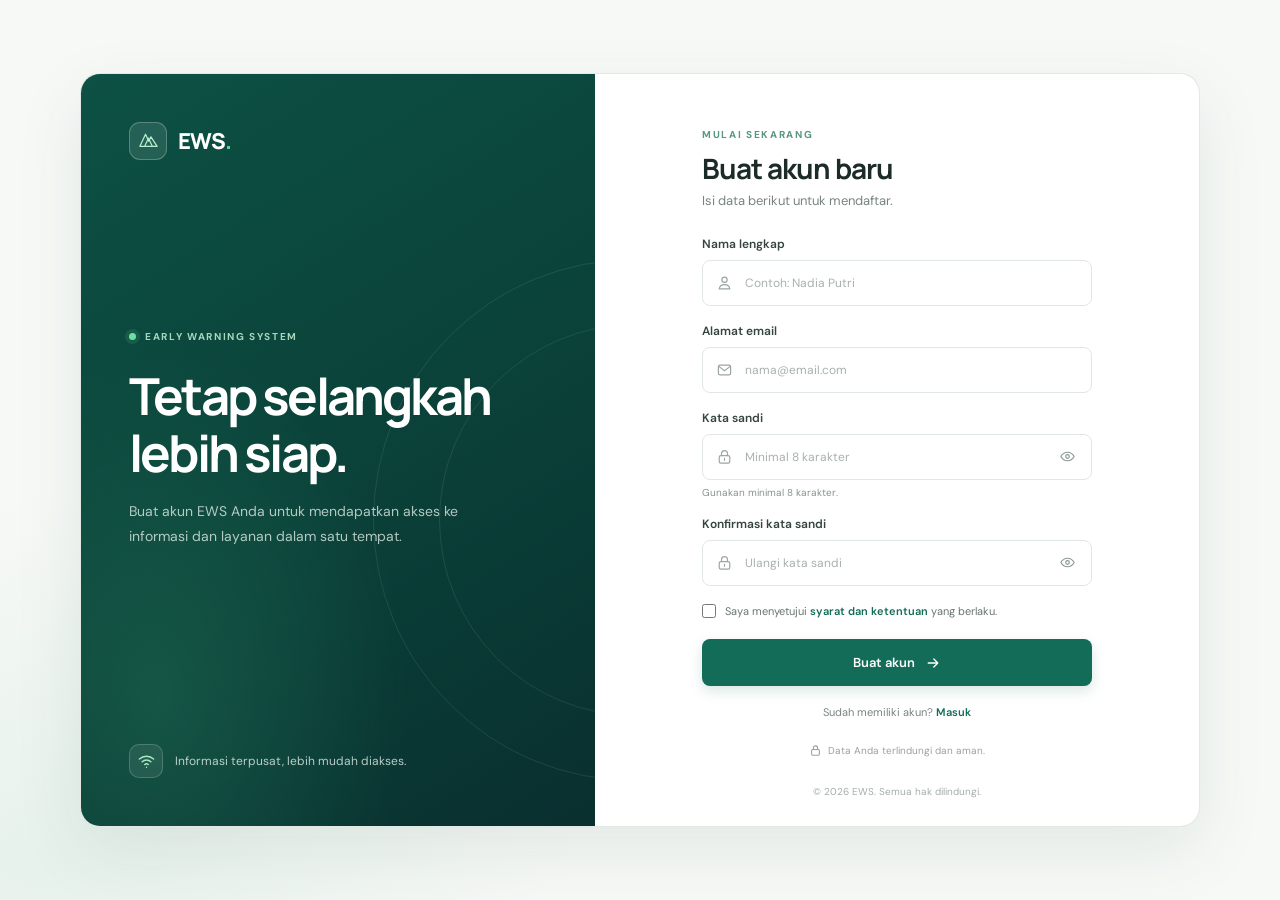
<file: index.html>
<!doctype html>
<html lang="id">
  <head>
    <meta charset="utf-8" />
    <meta name="viewport" content="width=device-width, initial-scale=1" />
    <meta
      name="description"
      content="Buat akun untuk mengakses layanan EWS."
    />
    <title>Daftar akun | EWS</title>
    <link rel="stylesheet" href="styles.css" />
    <script src="app.js" defer></script>
  </head>
  <body>
    <main class="page-shell">
      <section class="welcome-panel" aria-labelledby="welcome-title">
        <a class="brand" href="#" aria-label="EWS beranda">
          <span class="brand-mark" aria-hidden="true">
            <svg viewBox="0 0 32 32" fill="none">
              <path d="M5 23.5 12.2 8l4.1 9 2.8-5.7L27 23.5H5Z" />
              <path d="M11.1 23.5 16 13l4.9 10.5" />
            </svg>
          </span>
          <span>EWS<span class="brand-period">.</span></span>
        </a>

        <div class="welcome-copy">
          <span class="eyebrow"><span></span> EARLY WARNING SYSTEM</span>
          <h1 id="welcome-title">Tetap selangkah lebih siap.</h1>
          <p>
            Buat akun EWS Anda untuk mendapatkan akses ke informasi dan layanan
            dalam satu tempat.
          </p>
        </div>

        <div class="panel-footer">
          <span class="signal-icon" aria-hidden="true">
            <svg viewBox="0 0 20 20" fill="none">
              <path d="M2.5 7.4a11 11 0 0 1 15 0M5.4 10.3a6.8 6.8 0 0 1 9.2 0M8.2 13.1a2.7 2.7 0 0 1 3.6 0M10 16h.01" />
            </svg>
          </span>
          <span>Informasi terpusat, lebih mudah diakses.</span>
        </div>
      </section>

      <section class="form-panel" aria-labelledby="form-title">
        <div class="form-wrap">
          <div class="form-heading">
            <span class="mobile-brand">EWS<span class="brand-period">.</span></span>
            <p class="eyebrow">MULAI SEKARANG</p>
            <h2 id="form-title">Buat akun baru</h2>
            <p class="form-subtitle">Isi data berikut untuk mendaftar.</p>
          </div>

          <form id="register-form">
            <label for="full-name">Nama lengkap</label>
            <div class="input-wrap">
              <svg class="field-icon" viewBox="0 0 20 20" fill="none" aria-hidden="true">
                <circle cx="10" cy="6.2" r="3.1" />
                <path d="M3.8 17c.4-3.1 2.8-5 6.2-5s5.8 1.9 6.2 5H3.8Z" />
              </svg>
              <input
                id="full-name"
                name="full_name"
                type="text"
                autocomplete="name"
                placeholder="Contoh: Nadia Putri"
                minlength="2"
                maxlength="100"
                required
              />
            </div>

            <label for="email">Alamat email</label>
            <div class="input-wrap">
              <svg class="field-icon" viewBox="0 0 20 20" fill="none" aria-hidden="true">
                <rect x="2.8" y="4.3" width="14.4" height="11.4" rx="2" />
                <path d="m3.7 6 6.3 4.8L16.3 6" />
              </svg>
              <input
                id="email"
                name="email"
                type="email"
                autocomplete="email"
                placeholder="nama@email.com"
                maxlength="254"
                required
              />
            </div>

            <label for="password">Kata sandi</label>
            <div class="input-wrap">
              <svg class="field-icon" viewBox="0 0 20 20" fill="none" aria-hidden="true">
                <rect x="3.8" y="8.3" width="12.4" height="9" rx="2" />
                <path d="M6.5 8.3V6a3.5 3.5 0 0 1 7 0v2.3M10 11.7v2.2" />
              </svg>
              <input
                id="password"
                name="password"
                type="password"
                autocomplete="new-password"
                placeholder="Minimal 8 karakter"
                minlength="8"
                maxlength="128"
                aria-describedby="password-hint"
                required
              />
              <button
                class="password-toggle"
                type="button"
                aria-label="Tampilkan kata sandi"
                aria-pressed="false"
                data-password-toggle="password"
              >
                <svg viewBox="0 0 20 20" fill="none" aria-hidden="true">
                  <path d="M2.2 10s2.8-5 7.8-5 7.8 5 7.8 5-2.8 5-7.8 5-7.8-5-7.8-5Z" />
                  <circle cx="10" cy="10" r="2.1" />
                </svg>
              </button>
            </div>
            <p class="field-hint" id="password-hint">Gunakan minimal 8 karakter.</p>

            <label for="confirm-password">Konfirmasi kata sandi</label>
            <div class="input-wrap">
              <svg class="field-icon" viewBox="0 0 20 20" fill="none" aria-hidden="true">
                <rect x="3.8" y="8.3" width="12.4" height="9" rx="2" />
                <path d="M6.5 8.3V6a3.5 3.5 0 0 1 7 0v2.3M10 11.7v2.2" />
              </svg>
              <input
                id="confirm-password"
                name="confirm_password"
                type="password"
                autocomplete="new-password"
                placeholder="Ulangi kata sandi"
                minlength="8"
                maxlength="128"
                required
              />
              <button
                class="password-toggle"
                type="button"
                aria-label="Tampilkan konfirmasi kata sandi"
                aria-pressed="false"
                data-password-toggle="confirm-password"
              >
                <svg viewBox="0 0 20 20" fill="none" aria-hidden="true">
                  <path d="M2.2 10s2.8-5 7.8-5 7.8 5 7.8 5-2.8 5-7.8 5-7.8-5-7.8-5Z" />
                  <circle cx="10" cy="10" r="2.1" />
                </svg>
              </button>
            </div>

            <label class="terms-check" for="terms">
              <input id="terms" name="terms" type="checkbox" required />
              <span>
                Saya menyetujui <a href="#terms-note">syarat dan ketentuan</a>
                yang berlaku.
              </span>
            </label>

            <p class="form-message" id="form-message" role="status" aria-live="polite" hidden></p>
            <button class="submit-button" type="submit">
              Buat akun
              <svg viewBox="0 0 20 20" fill="none" aria-hidden="true">
                <path d="M4 10h12m-5-5 5 5-5 5" />
              </svg>
            </button>
          </form>

          <p class="login-prompt">
            Sudah memiliki akun? <a href="login.html">Masuk</a>
          </p>
          <p class="secure-note">
            <svg viewBox="0 0 16 16" fill="none" aria-hidden="true">
              <rect x="3.2" y="6.8" width="9.6" height="7" rx="1.5" />
              <path d="M5.4 6.8V4.9a2.6 2.6 0 0 1 5.2 0v1.9" />
            </svg>
            Data Anda terlindungi dan aman.
          </p>
        </div>
        <p class="copyright">© 2026 EWS. Semua hak dilindungi.</p>
      </section>
    </main>
  </body>
</html>
</file>
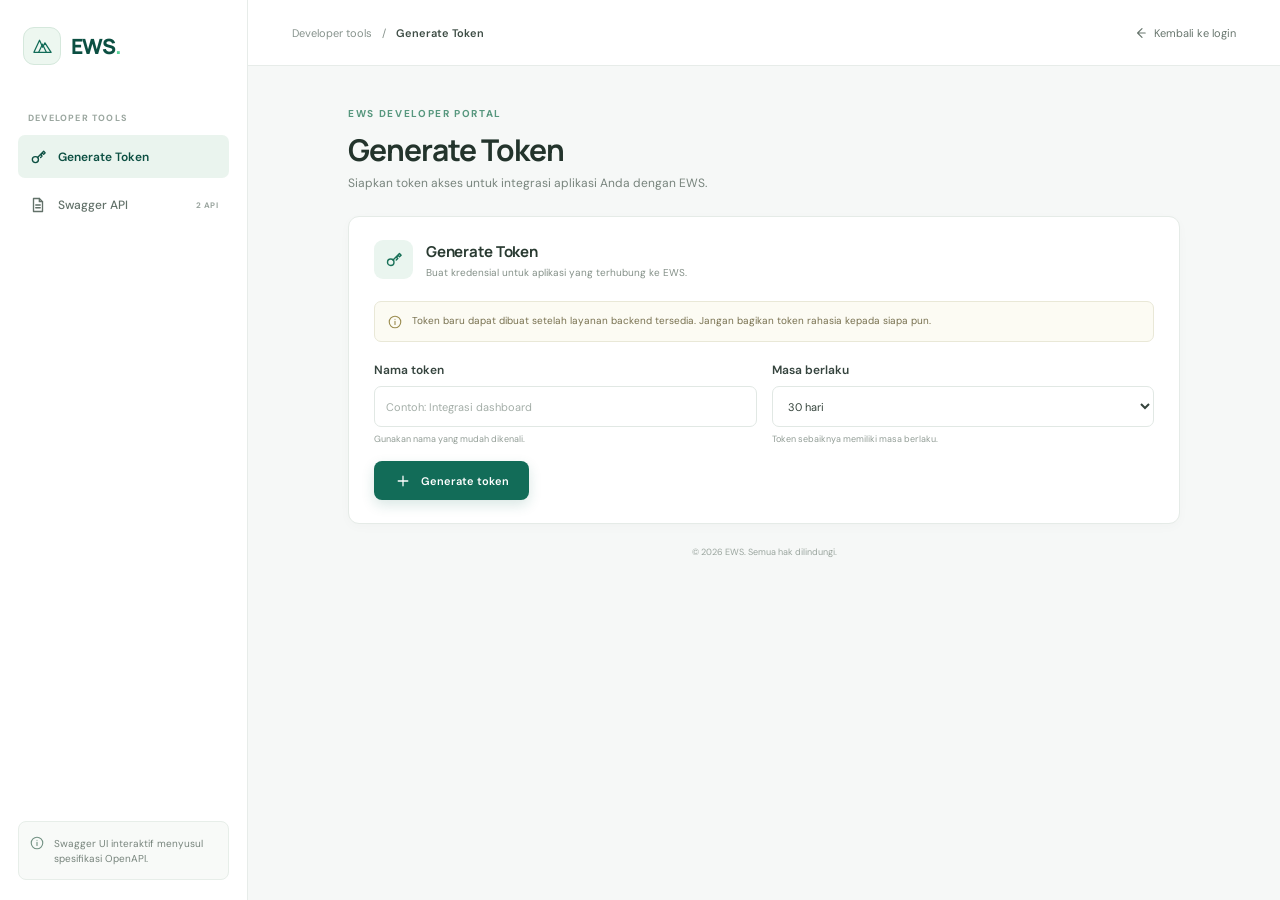
<file: console.html>
<!doctype html>
<html lang="id">
  <head>
    <meta charset="utf-8" />
    <meta name="viewport" content="width=device-width, initial-scale=1" />
    <meta
      name="description"
      content="Kelola token dan dokumentasi API EWS."
    />
    <title>API Console | EWS</title>
    <link rel="stylesheet" href="styles.css" />
    <script src="console.js" defer></script>
  </head>
  <body class="console-body">
    <div class="console-layout">
      <aside class="console-sidebar" aria-label="Navigasi API Console">
        <a class="console-brand" href="index.html" aria-label="EWS beranda">
          <span class="brand-mark" aria-hidden="true">
            <svg viewBox="0 0 32 32" fill="none">
              <path d="M5 23.5 12.2 8l4.1 9 2.8-5.7L27 23.5H5Z" />
              <path d="M11.1 23.5 16 13l4.9 10.5" />
            </svg>
          </span>
          <span>EWS<span class="brand-period">.</span></span>
        </a>

        <p class="sidebar-label">DEVELOPER TOOLS</p>
        <nav class="console-nav">
          <a class="console-nav-link is-active" href="#generate-token" aria-current="page">
            <svg viewBox="0 0 20 20" fill="none" aria-hidden="true">
              <circle cx="7.1" cy="12.9" r="3.4" />
              <path d="m9.5 10.5 6.8-6.8 1.7 1.7-1.7 1.7-1.4-1.4-1.8 1.8 1.4 1.4-1.6 1.6" />
            </svg>
            Generate Token
          </a>
          <a class="console-nav-link" href="#swagger-api">
            <svg viewBox="0 0 20 20" fill="none" aria-hidden="true">
              <path d="M5 2.8h6.5l3.5 3.5v10.9H5V2.8Z" />
              <path d="M11.5 2.8v3.5H15M7.5 10h5M7.5 13h5" />
            </svg>
            Swagger API
            <span class="nav-status">2 API</span>
          </a>
        </nav>

        <div class="sidebar-bottom">
          <span class="sidebar-note-icon" aria-hidden="true">
            <svg viewBox="0 0 20 20" fill="none">
              <circle cx="10" cy="10" r="7.2" />
              <path d="M10 9v4M10 6.5h.01" />
            </svg>
          </span>
          <p>Swagger UI interaktif menyusul spesifikasi OpenAPI.</p>
        </div>
      </aside>

      <main class="console-main">
        <header class="console-topbar">
          <div class="breadcrumb">
            <span>Developer tools</span>
            <span aria-hidden="true">/</span>
            <strong id="console-breadcrumb">Generate Token</strong>
          </div>
          <a class="console-back-link" href="login.html">
            <svg viewBox="0 0 20 20" fill="none" aria-hidden="true">
              <path d="M12.5 4.5 7 10l5.5 5.5M7.5 10h9" />
            </svg>
            Kembali ke login
          </a>
        </header>

        <div class="console-content">
          <section class="console-intro" aria-labelledby="console-title">
            <p class="eyebrow">EWS DEVELOPER PORTAL</p>
            <h1 id="console-title">Generate Token</h1>
            <p id="console-description">Siapkan token akses untuk integrasi aplikasi Anda dengan EWS.</p>
          </section>

          <section class="console-card" id="generate-token" aria-labelledby="token-title">
            <div class="console-card-heading">
              <span class="console-card-icon token-icon" aria-hidden="true">
                <svg viewBox="0 0 20 20" fill="none">
                  <circle cx="7.1" cy="12.9" r="3.4" />
                  <path d="m9.5 10.5 6.8-6.8 1.7 1.7-1.7 1.7-1.4-1.4-1.8 1.8 1.4 1.4-1.6 1.6" />
                </svg>
              </span>
              <div>
                <h2 id="token-title">Generate Token</h2>
                <p>Buat kredensial untuk aplikasi yang terhubung ke EWS.</p>
              </div>
            </div>

            <div class="notice-banner" role="note">
              <svg viewBox="0 0 20 20" fill="none" aria-hidden="true">
                <circle cx="10" cy="10" r="7.2" />
                <path d="M10 9v4M10 6.5h.01" />
              </svg>
              Token baru dapat dibuat setelah layanan backend tersedia. Jangan
              bagikan token rahasia kepada siapa pun.
            </div>

            <form id="token-form" class="token-form">
              <div class="token-field">
                <label for="token-name">Nama token</label>
                <input
                  id="token-name"
                  name="token_name"
                  type="text"
                  placeholder="Contoh: Integrasi dashboard"
                  maxlength="80"
                  required
                />
                <span class="token-field-hint">Gunakan nama yang mudah dikenali.</span>
              </div>

              <div class="token-field">
                <label for="token-expiry">Masa berlaku</label>
                <select id="token-expiry" name="expires_in" required>
                  <option value="30">30 hari</option>
                  <option value="90">90 hari</option>
                  <option value="180">180 hari</option>
                  <option value="365">1 tahun</option>
                </select>
                <span class="token-field-hint">Token sebaiknya memiliki masa berlaku.</span>
              </div>

              <p class="form-message console-message" id="token-message" role="status" aria-live="polite" hidden></p>
              <button class="submit-button generate-button" type="submit">
                <svg viewBox="0 0 20 20" fill="none" aria-hidden="true">
                  <path d="M10 4v12M4 10h12" />
                </svg>
                Generate token
              </button>
            </form>
          </section>

          <section class="console-card swagger-card" id="swagger-api" aria-labelledby="swagger-title" hidden>
            <div class="console-card-heading">
              <span class="console-card-icon swagger-icon" aria-hidden="true">
                <svg viewBox="0 0 20 20" fill="none">
                  <path d="M5 2.8h6.5l3.5 3.5v10.9H5V2.8Z" />
                  <path d="M11.5 2.8v3.5H15M7.5 10h5M7.5 13h5" />
                </svg>
              </span>
              <div>
                <h2 id="swagger-title">Swagger API</h2>
                <p>Dokumentasi endpoint dan skema request/response.</p>
              </div>
              <span class="coming-soon">DOKUMENTASI</span>
            </div>
            <div class="api-security-notice" role="note">
              <svg viewBox="0 0 20 20" fill="none" aria-hidden="true">
                <circle cx="10" cy="10" r="7.2" />
                <path d="M10 9v4M10 6.5h.01" />
              </svg>
              Endpoint menggunakan HTTP tanpa enkripsi. Pengujian langsung
              dapat mengekspos token di jaringan. Gunakan token khusus pengujian,
              bukan token produksi. Untuk produksi, gunakan layanan API HTTPS.
            </div>

            <div class="api-endpoints">
              <article class="api-endpoint">
                <div class="endpoint-title">
                  <span class="method-badge method-get">GET</span>
                  <code>http://72.62.124.177:3200/api/dataEws</code>
                </div>
                <p>Mengambil daftar ID EWS.</p>
                <span class="endpoint-name">Operasi: getIdEWS</span>
                <button class="submit-button generate-button api-test-button" id="test-ews" type="button">
                  Ambil daftar EWS
                </button>
                <div class="api-result" id="ews-result" aria-busy="false" hidden>
                  <p class="api-result-status" role="status" aria-live="polite"></p>
                  <pre class="api-code" tabindex="0" aria-label="Respons daftar EWS"><code></code></pre>
                </div>
              </article>

              <article class="api-endpoint">
                <div class="endpoint-title">
                  <span class="method-badge method-post">POST</span>
                  <code>http://72.62.124.177:3200/api/dataSensor</code>
                </div>
                <p>Mengambil data sensor untuk ID EWS dan rentang tanggal.</p>
                <span class="endpoint-name">Operasi: getdata</span>
                <h3>Request body</h3>
                <pre class="api-code"><code>{
  "EWSid": "26WDS07C",
  "token": "&lt;TOKEN_PENGUJIAN_ANDA&gt;",
  "datefrom": "2026-10-09",
  "dateto": "2026-10-09"
}</code></pre>
                <h3>Uji pengambilan data sensor</h3>
                <form id="sensor-form" class="token-form" autocomplete="off">
                  <div class="token-field">
                    <label for="ews-id">ID EWS</label>
                    <input id="ews-id" name="EWSid" placeholder="26WDS07C" required />
                  </div>
                  <div class="token-field">
                    <label for="api-token">Token pengujian</label>
                    <input id="api-token" name="token" type="password" autocomplete="off" required aria-describedby="api-token-hint" />
                    <span id="api-token-hint" class="token-field-hint">Tidak disimpan oleh aplikasi. Isi token Anda sendiri.</span>
                  </div>
                  <div class="token-field">
                    <label for="date-from">Tanggal mulai</label>
                    <input id="date-from" name="datefrom" type="date" value="2026-10-09" required />
                  </div>
                  <div class="token-field">
                    <label for="date-to">Tanggal akhir</label>
                    <input id="date-to" name="dateto" type="date" value="2026-10-09" required />
                  </div>
                  <label class="terms-check api-consent" for="http-consent">
                    <input id="http-consent" type="checkbox" required />
                    <span>Saya memahami token pengujian akan dikirim lewat HTTP tanpa enkripsi.</span>
                  </label>
                  <button class="submit-button generate-button" type="submit">Ambil data sensor</button>
                </form>
                <div class="api-result" id="sensor-result" aria-busy="false" hidden>
                  <p class="api-result-status" role="status" aria-live="polite"></p>
                  <pre class="api-code" tabindex="0" aria-label="Respons data sensor"><code></code></pre>
                </div>
              </article>
            </div>
            <p class="swagger-footnote">
              Respons API ditampilkan apa adanya dalam format JSON atau teks.
              Jika browser memblokir CORS atau mixed content (HTTPS ke HTTP),
              server API perlu dikonfigurasi atau diakses melalui backend.
              Swagger UI
              interaktif memerlukan spesifikasi OpenAPI serta contoh respons
              dari layanan.
            </p>
          </section>

          <footer class="console-footer">© 2026 EWS. Semua hak dilindungi.</footer>
        </div>
      </main>
    </div>
  </body>
</html>
</file>
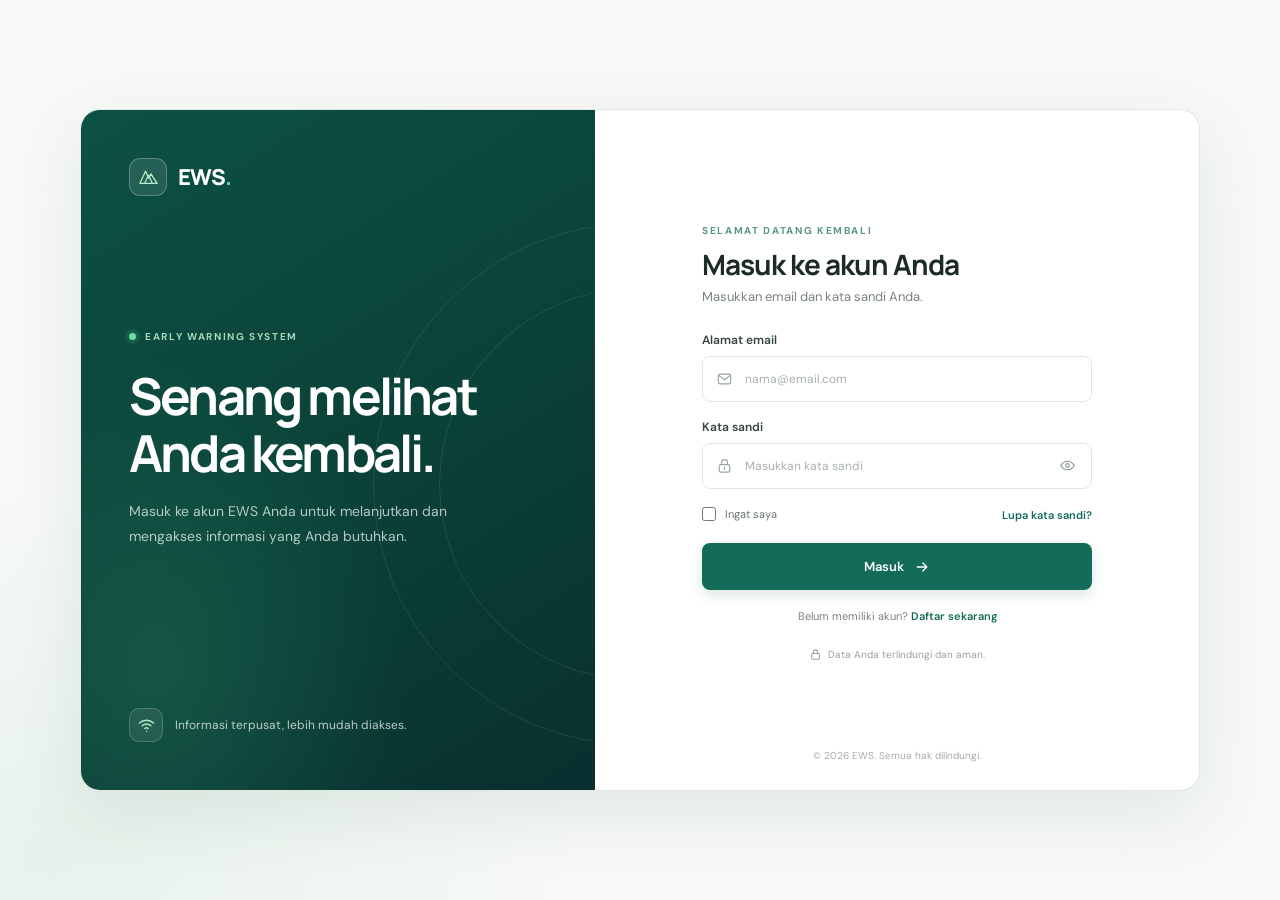
<file: login.html>
<!doctype html>
<html lang="id">
  <head>
    <meta charset="utf-8" />
    <meta name="viewport" content="width=device-width, initial-scale=1" />
    <meta name="description" content="Masuk ke akun EWS Anda." />
    <title>Masuk | EWS</title>
    <link rel="stylesheet" href="styles.css" />
    <script src="login.js" defer></script>
  </head>
  <body>
    <main class="page-shell">
      <section class="welcome-panel" aria-labelledby="welcome-title">
        <a class="brand" href="index.html" aria-label="EWS beranda">
          <span class="brand-mark" aria-hidden="true">
            <svg viewBox="0 0 32 32" fill="none">
              <path d="M5 23.5 12.2 8l4.1 9 2.8-5.7L27 23.5H5Z" />
              <path d="M11.1 23.5 16 13l4.9 10.5" />
            </svg>
          </span>
          <span>EWS<span class="brand-period">.</span></span>
        </a>

        <div class="welcome-copy">
          <span class="eyebrow"><span></span> EARLY WARNING SYSTEM</span>
          <h1 id="welcome-title">Senang melihat Anda kembali.</h1>
          <p>
            Masuk ke akun EWS Anda untuk melanjutkan dan mengakses informasi
            yang Anda butuhkan.
          </p>
        </div>

        <div class="panel-footer">
          <span class="signal-icon" aria-hidden="true">
            <svg viewBox="0 0 20 20" fill="none">
              <path d="M2.5 7.4a11 11 0 0 1 15 0M5.4 10.3a6.8 6.8 0 0 1 9.2 0M8.2 13.1a2.7 2.7 0 0 1 3.6 0M10 16h.01" />
            </svg>
          </span>
          <span>Informasi terpusat, lebih mudah diakses.</span>
        </div>
      </section>

      <section class="form-panel" aria-labelledby="form-title">
        <div class="form-wrap">
          <div class="form-heading">
            <a class="mobile-brand" href="index.html">
              EWS<span class="brand-period">.</span>
            </a>
            <p class="eyebrow">SELAMAT DATANG KEMBALI</p>
            <h2 id="form-title">Masuk ke akun Anda</h2>
            <p class="form-subtitle">Masukkan email dan kata sandi Anda.</p>
          </div>

          <form id="login-form">
            <label for="email">Alamat email</label>
            <div class="input-wrap">
              <svg class="field-icon" viewBox="0 0 20 20" fill="none" aria-hidden="true">
                <rect x="2.8" y="4.3" width="14.4" height="11.4" rx="2" />
                <path d="m3.7 6 6.3 4.8L16.3 6" />
              </svg>
              <input
                id="email"
                name="email"
                type="email"
                autocomplete="username"
                placeholder="nama@email.com"
                maxlength="254"
                required
              />
            </div>

            <label for="password">Kata sandi</label>
            <div class="input-wrap">
              <svg class="field-icon" viewBox="0 0 20 20" fill="none" aria-hidden="true">
                <rect x="3.8" y="8.3" width="12.4" height="9" rx="2" />
                <path d="M6.5 8.3V6a3.5 3.5 0 0 1 7 0v2.3M10 11.7v2.2" />
              </svg>
              <input
                id="password"
                name="password"
                type="password"
                autocomplete="current-password"
                placeholder="Masukkan kata sandi"
                maxlength="128"
                required
              />
              <button
                class="password-toggle"
                type="button"
                aria-label="Tampilkan kata sandi"
                aria-pressed="false"
                data-password-toggle="password"
              >
                <svg viewBox="0 0 20 20" fill="none" aria-hidden="true">
                  <path d="M2.2 10s2.8-5 7.8-5 7.8 5 7.8 5-2.8 5-7.8 5-7.8-5-7.8-5Z" />
                  <circle cx="10" cy="10" r="2.1" />
                </svg>
              </button>
            </div>

            <div class="login-options">
              <label class="terms-check remember-check" for="remember">
                <input id="remember" name="remember" type="checkbox" />
                <span>Ingat saya</span>
              </label>
              <a class="forgot-link" href="#forgot-password">Lupa kata sandi?</a>
            </div>

            <p class="form-message" id="form-message" role="status" aria-live="polite" hidden></p>
            <button class="submit-button" type="submit">
              Masuk
              <svg viewBox="0 0 20 20" fill="none" aria-hidden="true">
                <path d="M4 10h12m-5-5 5 5-5 5" />
              </svg>
            </button>
          </form>

          <p class="login-prompt">
            Belum memiliki akun? <a href="index.html">Daftar sekarang</a>
          </p>
          <p class="secure-note">
            <svg viewBox="0 0 16 16" fill="none" aria-hidden="true">
              <rect x="3.2" y="6.8" width="9.6" height="7" rx="1.5" />
              <path d="M5.4 6.8V4.9a2.6 2.6 0 0 1 5.2 0v1.9" />
            </svg>
            Data Anda terlindungi dan aman.
          </p>
        </div>
        <p class="copyright">© 2026 EWS. Semua hak dilindungi.</p>
      </section>
    </main>
  </body>
</html>
</file>
<file: styles.css>
@import url("https://fonts.googleapis.com/css2?family=DM+Sans:wght@400;500;600;700&family=Manrope:wght@400;500;600;700;800&display=swap");

:root {
  color-scheme: light;
  font-family: "DM Sans", sans-serif;
  color: #1c2b28;
  background: #f7f9f7;
  font-synthesis: none;
  text-rendering: optimizeLegibility;
  -webkit-font-smoothing: antialiased;
  --green: #126c58;
  --green-dark: #0c4f42;
  --muted: #78847f;
  --border: #e1e8e4;
}

* {
  box-sizing: border-box;
}

body {
  min-width: 320px;
  min-height: 100vh;
  margin: 0;
  padding: 32px;
  display: grid;
  place-items: center;
  background:
    radial-gradient(ellipse at 4% 95%, rgba(207, 231, 219, 0.4), transparent 30%),
    #f7f9f7;
}

button,
input {
  font: inherit;
}

a {
  color: var(--green);
}

.page-shell {
  width: min(1120px, 100%);
  min-height: 680px;
  display: grid;
  grid-template-columns: 0.92fr 1.08fr;
  overflow: hidden;
  border: 1px solid rgba(220, 230, 224, 0.85);
  border-radius: 20px;
  background: #fff;
  box-shadow: 0 24px 70px rgba(27, 61, 47, 0.09);
}

.welcome-panel {
  position: relative;
  display: flex;
  flex-direction: column;
  justify-content: space-between;
  min-height: 680px;
  padding: 48px;
  overflow: hidden;
  color: #fff;
  background:
    radial-gradient(ellipse at 15% 83%, rgba(44, 135, 100, 0.33), transparent 40%),
    linear-gradient(148deg, #0d5144 0%, #0a4038 57%, #092f2f 100%);
}

.welcome-panel::before,
.welcome-panel::after {
  position: absolute;
  z-index: 0;
  content: "";
  pointer-events: none;
  border: 1px solid rgba(255, 255, 255, 0.09);
  border-radius: 50%;
}

.welcome-panel::before {
  width: 520px;
  height: 520px;
  right: -300px;
  bottom: 45px;
}

.welcome-panel::after {
  width: 390px;
  height: 390px;
  right: -236px;
  bottom: 110px;
}

.brand,
.welcome-copy,
.panel-footer {
  position: relative;
  z-index: 1;
}

.brand {
  display: inline-flex;
  align-items: center;
  gap: 11px;
  width: fit-content;
  color: white;
  text-decoration: none;
  font-family: "Manrope", sans-serif;
  font-size: 22px;
  font-weight: 800;
  letter-spacing: -0.8px;
}

.brand-mark {
  display: grid;
  width: 38px;
  height: 38px;
  place-items: center;
  border: 1px solid rgba(255, 255, 255, 0.24);
  border-radius: 11px;
  background: rgba(255, 255, 255, 0.1);
}

.brand-mark svg {
  width: 25px;
  stroke: #b7edce;
  stroke-linecap: round;
  stroke-linejoin: round;
  stroke-width: 1.6;
}

.brand-period {
  color: #58d29a;
}

.welcome-copy {
  max-width: 400px;
  margin-top: auto;
  margin-bottom: auto;
  padding: 90px 0 115px;
}

.eyebrow {
  margin: 0;
  color: #57977e;
  font-size: 10px;
  font-weight: 700;
  letter-spacing: 1.65px;
}

.welcome-copy .eyebrow {
  display: flex;
  align-items: center;
  gap: 9px;
  color: #a6d7bd;
}

.welcome-copy .eyebrow span {
  width: 7px;
  height: 7px;
  border-radius: 50%;
  background: #6ce0a3;
  box-shadow: 0 0 0 4px rgba(108, 224, 163, 0.12);
}

.welcome-copy h1 {
  max-width: 370px;
  margin: 24px 0 17px;
  font-family: "Manrope", sans-serif;
  font-size: clamp(38px, 4vw, 51px);
  font-weight: 700;
  letter-spacing: -2.8px;
  line-height: 1.13;
}

.welcome-copy > p {
  max-width: 330px;
  margin: 0;
  color: rgba(238, 248, 242, 0.74);
  font-size: 14px;
  line-height: 1.8;
}

.panel-footer {
  display: flex;
  align-items: center;
  gap: 12px;
  color: rgba(238, 248, 242, 0.77);
  font-size: 12px;
}

.signal-icon {
  display: grid;
  width: 34px;
  height: 34px;
  place-items: center;
  border: 1px solid rgba(255, 255, 255, 0.18);
  border-radius: 10px;
  background: rgba(255, 255, 255, 0.08);
}

.signal-icon svg {
  width: 19px;
  stroke: #a9e9c4;
  stroke-linecap: round;
  stroke-linejoin: round;
  stroke-width: 1.5;
}

.form-panel {
  display: flex;
  flex-direction: column;
  justify-content: center;
  padding: 54px 40px 28px;
}

.form-wrap {
  width: min(100%, 390px);
  margin: auto;
}

.form-heading {
  margin-bottom: 27px;
}

.mobile-brand {
  display: none;
  margin-bottom: 30px;
  color: var(--green-dark);
  font-family: "Manrope", sans-serif;
  font-size: 21px;
  font-weight: 800;
  letter-spacing: -0.8px;
}

.form-heading h2 {
  margin: 8px 0 5px;
  font-family: "Manrope", sans-serif;
  font-size: 28px;
  font-weight: 700;
  letter-spacing: -1px;
}

.form-subtitle {
  margin: 0;
  color: var(--muted);
  font-size: 13px;
}

form label:not(.terms-check) {
  display: block;
  margin: 0 0 8px;
  color: #35443e;
  font-size: 12px;
  font-weight: 600;
}

.input-wrap {
  position: relative;
  margin-bottom: 17px;
}

.input-wrap input {
  width: 100%;
  height: 46px;
  padding: 0 44px 0 42px;
  border: 1px solid var(--border);
  border-radius: 8px;
  outline: none;
  color: #24332d;
  background: #fff;
  font-size: 12px;
  transition: border-color 160ms ease, box-shadow 160ms ease;
}

.input-wrap input::placeholder {
  color: #a8b1ac;
}

.input-wrap input:focus {
  border-color: #56a58a;
  box-shadow: 0 0 0 3px rgba(28, 130, 97, 0.1);
}

.input-wrap input:user-invalid:not(:focus):not(:placeholder-shown) {
  border-color: #d87777;
}

.field-icon {
  position: absolute;
  top: 50%;
  left: 14px;
  width: 17px;
  transform: translateY(-50%);
  pointer-events: none;
  stroke: #9aa8a0;
  stroke-linecap: round;
  stroke-linejoin: round;
  stroke-width: 1.4;
}

.password-toggle {
  position: absolute;
  top: 50%;
  right: 11px;
  display: grid;
  width: 27px;
  height: 30px;
  padding: 0;
  place-items: center;
  transform: translateY(-50%);
  border: 0;
  border-radius: 5px;
  color: #8b9992;
  background: transparent;
  cursor: pointer;
}

.password-toggle:hover {
  color: var(--green);
}

.password-toggle:focus-visible,
.submit-button:focus-visible,
a:focus-visible {
  outline: 3px solid rgba(31, 135, 98, 0.32);
  outline-offset: 2px;
}

.password-toggle svg {
  width: 17px;
  stroke: currentColor;
  stroke-linecap: round;
  stroke-linejoin: round;
  stroke-width: 1.4;
}

.field-hint {
  margin: -11px 0 17px;
  color: #87938d;
  font-size: 10px;
}

.terms-check {
  display: flex;
  align-items: flex-start;
  gap: 9px;
  margin: 2px 0 19px;
  color: #68756f;
  font-size: 11px;
  line-height: 1.6;
  cursor: pointer;
}

.terms-check input {
  width: 14px;
  height: 14px;
  margin: 1px 0 0;
  accent-color: var(--green);
}

.terms-check a,
.login-prompt a {
  font-weight: 600;
  text-decoration: none;
}

.terms-check a:hover,
.forgot-link:hover,
.login-prompt a:hover {
  text-decoration: underline;
}

.login-options {
  display: flex;
  align-items: center;
  justify-content: space-between;
  margin: 1px 0 20px;
}

.remember-check {
  margin: 0;
}

.forgot-link {
  color: var(--green);
  font-size: 11px;
  font-weight: 600;
  text-decoration: none;
}

.submit-button {
  display: flex;
  width: 100%;
  height: 47px;
  align-items: center;
  justify-content: center;
  gap: 10px;
  border: 0;
  border-radius: 8px;
  color: #fff;
  background: var(--green);
  box-shadow: 0 5px 13px rgba(18, 108, 88, 0.16);
  font-size: 13px;
  font-weight: 600;
  cursor: pointer;
  transition: background 160ms ease, transform 160ms ease;
}

.submit-button:hover {
  transform: translateY(-1px);
  background: var(--green-dark);
}

.submit-button svg {
  width: 16px;
  stroke: currentColor;
  stroke-linecap: round;
  stroke-linejoin: round;
  stroke-width: 1.6;
}

.form-message {
  margin: -5px 0 13px;
  padding: 10px 12px;
  border-radius: 7px;
  color: #684d17;
  background: #fff6dd;
  font-size: 11px;
  line-height: 1.55;
}

.login-prompt {
  margin: 19px 0 25px;
  color: var(--muted);
  text-align: center;
  font-size: 11px;
}

.secure-note {
  display: flex;
  align-items: center;
  justify-content: center;
  gap: 6px;
  margin: 0;
  color: #97a29c;
  font-size: 10px;
}

.secure-note svg {
  width: 13px;
  stroke: currentColor;
  stroke-linecap: round;
  stroke-linejoin: round;
  stroke-width: 1.3;
}

.copyright {
  margin: 28px 0 0;
  color: #a4ada8;
  text-align: center;
  font-size: 10px;
}

@media (max-width: 820px) {
  body {
    padding: 20px;
  }

  .page-shell {
    max-width: 570px;
    min-height: 0;
    grid-template-columns: 1fr;
  }

  .welcome-panel {
    display: none;
  }

  .form-panel {
    padding: 42px 36px 24px;
  }

  .mobile-brand {
    display: block;
  }

  .copyright {
    margin-top: 25px;
  }
}

@media (max-width: 480px) {
  body {
    display: block;
    padding: 0;
    background: #fff;
  }

  .page-shell {
    min-height: 100vh;
    border: 0;
    border-radius: 0;
    box-shadow: none;
  }

  .form-panel {
    min-height: 100vh;
    padding: 31px 23px 20px;
  }

  .form-wrap {
    margin: auto;
  }

  .mobile-brand {
    margin-bottom: 27px;
  }
}

@media (prefers-reduced-motion: reduce) {
  *,
  *::before,
  *::after {
    scroll-behavior: auto !important;
    transition-duration: 0.01ms !important;
  }
}

.console-body {
  display: block;
  min-height: 100vh;
  padding: 0;
  background: #f6f8f7;
}

.console-layout {
  min-height: 100vh;
}

.console-sidebar {
  position: fixed;
  inset: 0 auto 0 0;
  z-index: 2;
  display: flex;
  width: 248px;
  flex-direction: column;
  padding: 27px 18px 20px;
  border-right: 1px solid #e7ece9;
  background: #fff;
}

.console-brand {
  display: inline-flex;
  align-items: center;
  gap: 10px;
  width: fit-content;
  margin: 0 0 47px 5px;
  color: var(--green-dark);
  font-family: "Manrope", sans-serif;
  font-size: 21px;
  font-weight: 800;
  letter-spacing: -0.8px;
  text-decoration: none;
}

.console-brand .brand-mark {
  border-color: #d5e8dc;
  background: #edf7f0;
}

.console-brand .brand-mark svg {
  stroke: var(--green);
}

.sidebar-label {
  margin: 0 0 11px 10px;
  color: #9aa69f;
  font-size: 9px;
  font-weight: 700;
  letter-spacing: 1.2px;
}

.console-nav {
  display: grid;
  gap: 5px;
}

.console-nav-link {
  display: flex;
  min-height: 43px;
  align-items: center;
  gap: 11px;
  padding: 0 11px;
  border-radius: 7px;
  color: #627169;
  font-size: 12px;
  font-weight: 500;
  text-decoration: none;
  transition: color 150ms ease, background 150ms ease;
}

.console-nav-link:hover {
  color: var(--green);
  background: #f4f8f5;
}

.console-nav-link.is-active {
  color: var(--green-dark);
  background: #eaf4ee;
  font-weight: 600;
}

.console-nav-link svg {
  width: 18px;
  flex: 0 0 auto;
  stroke: currentColor;
  stroke-linecap: round;
  stroke-linejoin: round;
  stroke-width: 1.5;
}

.nav-status {
  margin-left: auto;
  color: #99a49e;
  font-size: 8px;
  font-weight: 700;
  letter-spacing: 0.5px;
}

.sidebar-bottom {
  display: flex;
  align-items: flex-start;
  gap: 9px;
  margin-top: auto;
  padding: 13px 10px;
  border: 1px solid #e7eee9;
  border-radius: 8px;
  background: #f8faf8;
}

.sidebar-note-icon {
  flex: 0 0 auto;
}

.sidebar-note-icon svg {
  width: 16px;
  stroke: #739284;
  stroke-linecap: round;
  stroke-width: 1.4;
}

.sidebar-bottom p {
  margin: 1px 0 0;
  color: #77847c;
  font-size: 10px;
  line-height: 1.5;
}

.console-main {
  min-height: 100vh;
  margin-left: 248px;
}

.console-topbar {
  display: flex;
  height: 66px;
  align-items: center;
  justify-content: space-between;
  padding: 0 44px;
  border-bottom: 1px solid #e7ece9;
  background: #fff;
}

.breadcrumb {
  display: flex;
  align-items: center;
  gap: 10px;
  color: #87938d;
  font-size: 11px;
}

.breadcrumb strong {
  color: #3e4d45;
  font-weight: 600;
}

.console-back-link {
  display: inline-flex;
  align-items: center;
  gap: 6px;
  color: #68766e;
  font-size: 11px;
  text-decoration: none;
}

.console-back-link:hover {
  color: var(--green);
}

.console-back-link svg {
  width: 16px;
  stroke: currentColor;
  stroke-linecap: round;
  stroke-linejoin: round;
  stroke-width: 1.5;
}

.console-content {
  width: min(920px, 100%);
  margin: 0 auto;
  padding: 41px 44px 24px;
}

.console-intro {
  margin-bottom: 25px;
}

.console-intro h1 {
  margin: 9px 0 5px;
  color: #23342c;
  font-family: "Manrope", sans-serif;
  font-size: 30px;
  letter-spacing: -1px;
}

.console-intro > p:last-child {
  margin: 0;
  color: #78847d;
  font-size: 12px;
}

.console-card {
  margin-bottom: 17px;
  padding: 23px 25px;
  border: 1px solid #e5ebe7;
  border-radius: 11px;
  background: #fff;
  box-shadow: 0 3px 12px rgba(31, 61, 45, 0.025);
  scroll-margin-top: 20px;
}

.console-card-heading {
  display: flex;
  align-items: center;
  gap: 13px;
}

.console-card-icon {
  display: grid;
  width: 39px;
  height: 39px;
  flex: 0 0 auto;
  place-items: center;
  border-radius: 9px;
}

.token-icon {
  color: #197158;
  background: #eaf5ef;
}

.swagger-icon {
  color: #51718a;
  background: #edf3f8;
}

.console-card-icon svg {
  width: 19px;
  stroke: currentColor;
  stroke-linecap: round;
  stroke-linejoin: round;
  stroke-width: 1.5;
}

.console-card-heading h2 {
  margin: 0 0 4px;
  color: #293a31;
  font-family: "Manrope", sans-serif;
  font-size: 15px;
  letter-spacing: -0.25px;
}

.console-card-heading p {
  margin: 0;
  color: #849088;
  font-size: 10px;
}

.notice-banner {
  display: flex;
  align-items: flex-start;
  gap: 9px;
  margin: 22px 0 20px;
  padding: 11px 12px;
  border: 1px solid #e9e8d7;
  border-radius: 7px;
  color: #77704f;
  background: #fcfbf3;
  font-size: 10px;
  line-height: 1.6;
}

.notice-banner svg {
  width: 16px;
  flex: 0 0 auto;
  margin-top: 1px;
  stroke: #9b8c50;
  stroke-linecap: round;
  stroke-width: 1.4;
}

.token-form {
  display: grid;
  grid-template-columns: 1fr 1fr;
  gap: 16px 15px;
}

.token-field label {
  display: block;
  margin-bottom: 7px;
  color: #405047;
  font-size: 11px;
  font-weight: 600;
}

.token-field input,
.token-field select {
  width: 100%;
  height: 41px;
  padding: 0 11px;
  border: 1px solid var(--border);
  border-radius: 7px;
  outline: none;
  color: #35443c;
  background: #fff;
  font: inherit;
  font-size: 11px;
}

.token-field input::placeholder {
  color: #a4aea8;
}

.token-field input:focus,
.token-field select:focus {
  border-color: #56a58a;
  box-shadow: 0 0 0 3px rgba(28, 130, 97, 0.1);
}

.token-field-hint {
  display: block;
  margin-top: 6px;
  color: #929d96;
  font-size: 9px;
}

.console-message {
  grid-column: 1 / -1;
  margin: 0;
}

.generate-button {
  width: fit-content;
  min-width: 155px;
  height: 39px;
  grid-column: 1 / -1;
  font-size: 11px;
}

.generate-button svg {
  width: 16px;
}

.swagger-card {
  padding-bottom: 19px;
}

.coming-soon {
  margin-left: auto;
  padding: 6px 8px;
  border-radius: 5px;
  color: #75837b;
  background: #f1f4f2;
  font-size: 8px;
  font-weight: 700;
  letter-spacing: 0.55px;
}

.api-security-notice {
  display: flex;
  align-items: flex-start;
  gap: 9px;
  margin: 19px 0 14px;
  padding: 11px 12px;
  border: 1px solid #f0dfd0;
  border-radius: 7px;
  color: #805d43;
  background: #fff8f1;
  font-size: 10px;
  line-height: 1.6;
}

.api-security-notice svg {
  width: 16px;
  flex: 0 0 auto;
  margin-top: 1px;
  stroke: #a8754e;
  stroke-linecap: round;
  stroke-width: 1.4;
}

.api-endpoints {
  display: grid;
  gap: 11px;
}

.api-endpoint {
  padding: 14px;
  border: 1px solid #e7ece9;
  border-radius: 8px;
  background: #fcfdfc;
}

.endpoint-title {
  display: flex;
  flex-wrap: wrap;
  align-items: center;
  gap: 9px;
}

.endpoint-title code {
  overflow-wrap: anywhere;
  color: #35483e;
  font-size: 10px;
}

.method-badge {
  min-width: 42px;
  padding: 5px 7px;
  border-radius: 4px;
  text-align: center;
  font-size: 8px;
  font-weight: 700;
  letter-spacing: 0.45px;
}

.method-get {
  color: #176d53;
  background: #e7f4ec;
}

.method-post {
  color: #345d92;
  background: #eaf1fb;
}

.api-endpoint > p {
  margin: 9px 0 4px;
  color: #75827a;
  font-size: 10px;
}

.endpoint-name {
  color: #9aa49e;
  font-size: 9px;
}

.api-endpoint h3 {
  margin: 15px 0 7px;
  color: #526159;
  font-size: 10px;
  font-weight: 600;
}

.api-code {
  overflow-x: auto;
  margin: 0;
  padding: 12px 14px;
  border: 1px solid #e7ece9;
  border-radius: 6px;
  color: #45564c;
  background: #f5f8f6;
  font: 10px/1.65 ui-monospace, SFMono-Regular, Menlo, monospace;
}

.api-code code {
  font: inherit;
}

.api-test-button,
.api-result {
  margin-top: 15px;
}

.api-result .api-code {
  max-height: 420px;
}

.api-result-status {
  color: var(--green);
  font-size: 11px;
  line-height: 1.6;
}

.api-result[data-state="error"] .api-result-status {
  color: #a13931;
}

.api-consent {
  grid-column: 1 / -1;
  margin: 0;
}

.submit-button:disabled {
  opacity: 0.6;
  cursor: wait;
  transform: none;
}

.swagger-footnote {
  margin: 12px 1px 0;
  color: #8b9690;
  font-size: 9px;
  line-height: 1.6;
}

.console-footer {
  padding-top: 5px;
  color: #9aa59e;
  text-align: center;
  font-size: 9px;
}

@media (max-width: 760px) {
  .console-sidebar {
    position: static;
    width: 100%;
    padding: 15px 18px 10px;
    border-right: 0;
    border-bottom: 1px solid #e7ece9;
  }

  .console-brand {
    margin: 0 0 15px;
  }

  .sidebar-label,
  .sidebar-bottom {
    display: none;
  }

  .console-nav {
    display: flex;
    gap: 7px;
    overflow-x: auto;
  }

  .console-nav-link {
    min-height: 38px;
    flex: 0 0 auto;
    padding: 0 10px;
  }

  .console-nav-link svg {
    width: 16px;
  }

  .console-main {
    min-height: calc(100vh - 122px);
    margin-left: 0;
  }

  .console-topbar {
    height: 52px;
    padding: 0 20px;
  }

  .console-content {
    padding: 30px 20px 20px;
  }
}

@media (max-width: 480px) {
  .breadcrumb {
    gap: 6px;
    font-size: 9px;
  }

  .console-back-link {
    gap: 3px;
    font-size: 9px;
  }

  .console-content {
    padding-right: 14px;
    padding-left: 14px;
  }

  .console-card {
    padding: 18px 16px;
  }

  .token-form {
    grid-template-columns: 1fr;
  }

  .console-message,
  .generate-button {
    grid-column: 1;
  }

  .console-card-heading {
    gap: 10px;
  }

  .console-card-heading p {
    line-height: 1.5;
  }

  .coming-soon {
    align-self: flex-start;
    margin-top: 3px;
    padding: 5px 6px;
    font-size: 7px;
  }

  .api-endpoint {
    padding: 13px;
  }
}
</file>
